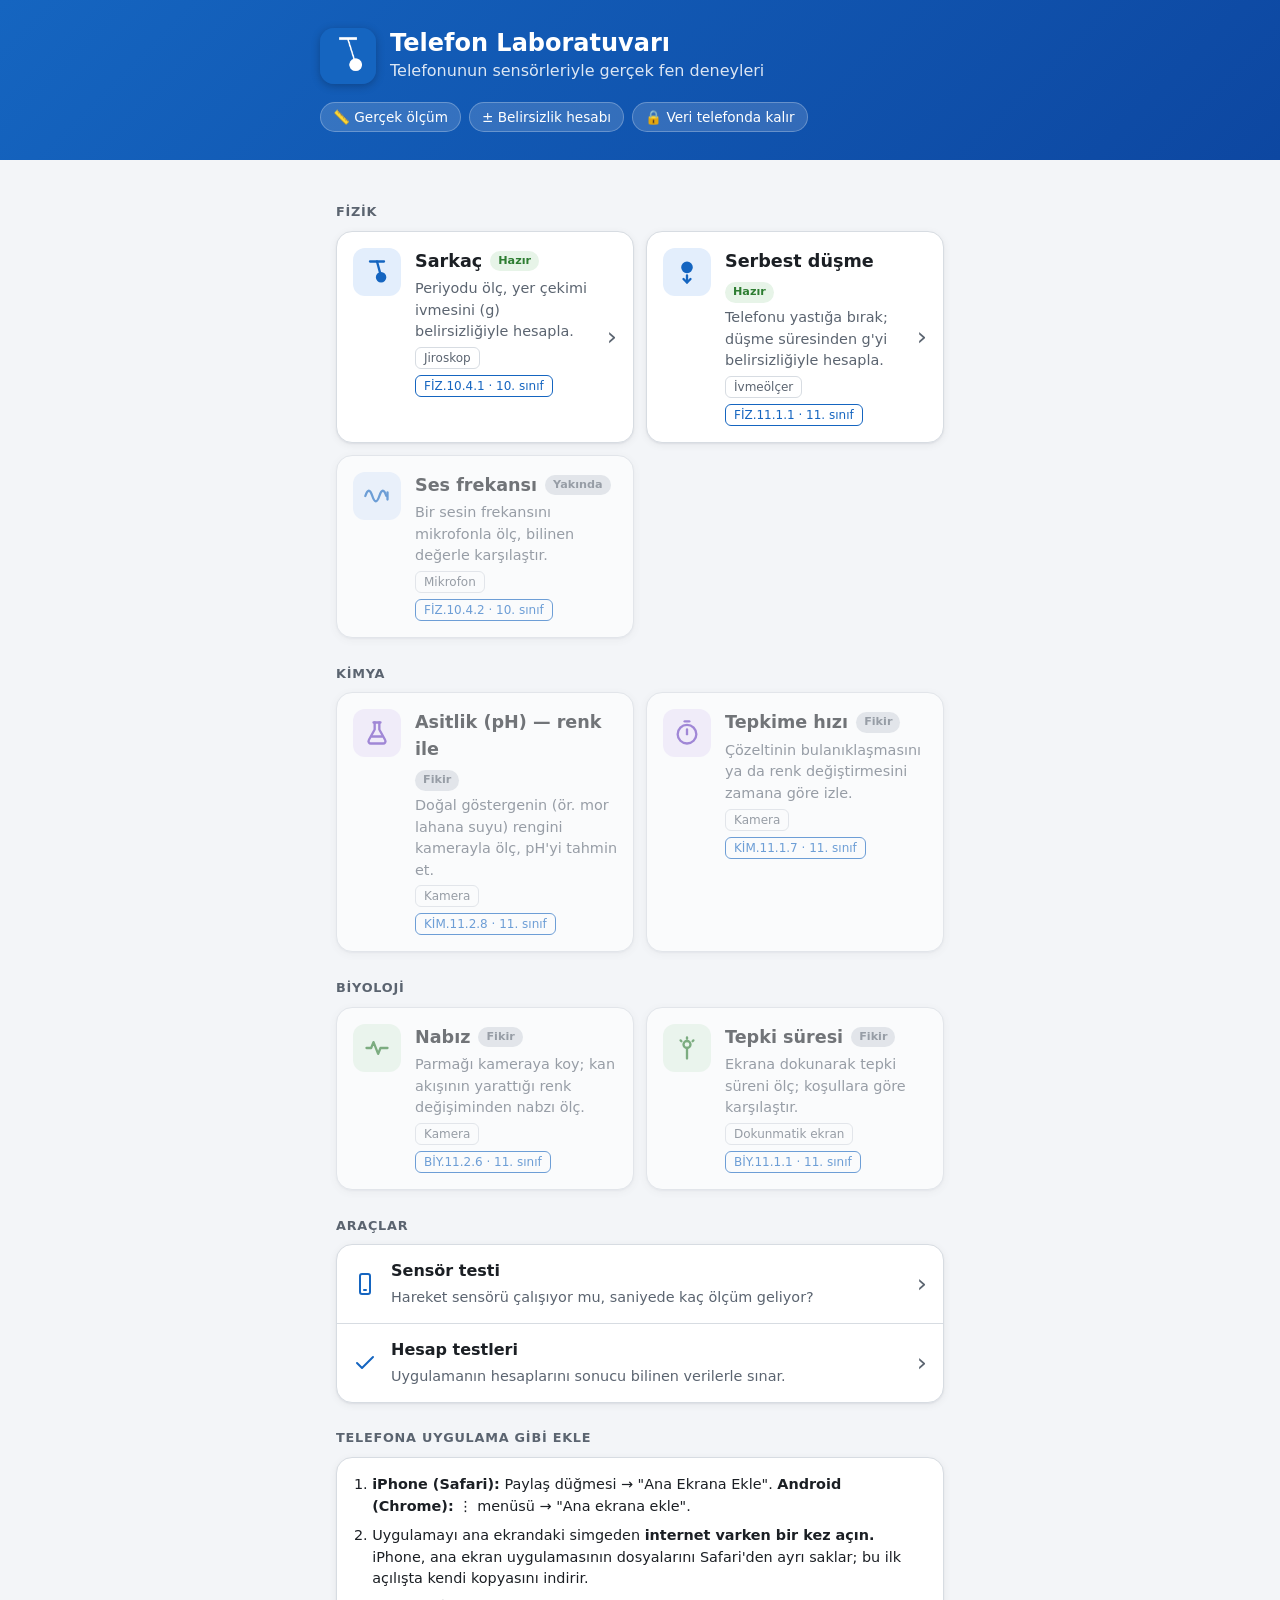
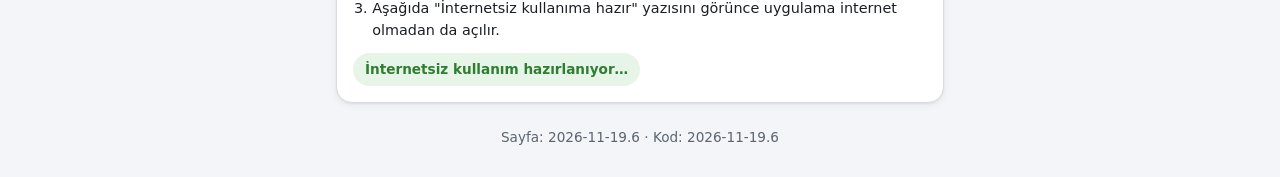
<file: index.html>
<!doctype html>
<html lang="tr">
<head>
  <meta charset="utf-8">
  <meta name="viewport" content="width=device-width, initial-scale=1, viewport-fit=cover">
  <title>Telefon Laboratuvarı</title>
  <!-- Uygulama (PWA) bilgileri: ana ekrana ekleme, simge, renk -->
  <link rel="manifest" href="manifest.webmanifest">
  <meta name="theme-color" content="#1565c0">
  <link rel="icon" href="ikonlar/ikon-192.png">
  <link rel="apple-touch-icon" href="ikonlar/ikon-180.png">
  <meta name="apple-mobile-web-app-title" content="Telefon Lab">
  <meta name="apple-mobile-web-app-capable" content="yes">
  <link rel="stylesheet" href="css/stil.css">
</head>
<body class="ana-sayfa">
  <!-- Üst bölüm: uygulama simgesi, adı ve kısa tanıtım -->
  <header class="kahraman">
    <div class="kahraman-ic">
      <img class="kahraman-ikon" src="ikonlar/ikon-192.png" alt="" width="56" height="56">
      <div>
        <h1>Telefon Laboratuvarı</h1>
        <p>Telefonunun sensörleriyle gerçek fen deneyleri</p>
      </div>
    </div>
    <ul class="ozellikler" aria-label="Uygulamanın özellikleri">
      <li>📏 Gerçek ölçüm</li>
      <li>± Belirsizlik hesabı</li>
      <li>🔒 Veri telefonda kalır</li>
    </ul>
  </header>

  <main>
    <!-- Deneyler derslere göre gruplu. Renk dersi gösterir: fizik mavi, kimya mor, biyoloji yeşil.
         Rozetler: "Hazır" (kullanılabilir), "Yakında" (yapılacağı kesin), "Fikir" (önce çalışabilirliği sınanacak). -->
    <h2 class="bolum-basligi">Fizik</h2>
    <div class="kartlar">
      <!-- Hazır deney: kartın tamamı bağlantı -->
      <a class="kart" href="sarkac.html">
        <span class="kart-ikon ikon-mavi" aria-hidden="true">
          <!-- Sarkaç simgesi -->
          <svg viewBox="0 0 24 24"><path d="M6 3h12" /><path d="M12 3l3 11" /><circle cx="15.5" cy="16.5" r="3.5" class="dolu" /></svg>
        </span>
        <span class="kart-metin">
          <span class="kart-baslik">Sarkaç <span class="rozet rozet-hazir">Hazır</span></span>
          <span class="kart-aciklama">Periyodu ölç, yer çekimi ivmesini (g) belirsizliğiyle hesapla.</span>
          <span class="kart-etiketler"><span class="kart-sensor">Jiroskop</span><span class="kart-kazanim" title="MEB Maarif Modeli öğrenme çıktısı">FİZ.10.4.1 · 10. sınıf</span></span>
        </span>
        <span class="kart-ok" aria-hidden="true">›</span>
      </a>

      <a class="kart" href="serbest-dusme.html">
        <span class="kart-ikon ikon-mavi" aria-hidden="true">
          <!-- Düşen top simgesi -->
          <svg viewBox="0 0 24 24"><circle cx="12" cy="8" r="4" class="dolu" /><path d="M12 15v6" /><path d="M9 18l3 3 3-3" /></svg>
        </span>
        <span class="kart-metin">
          <span class="kart-baslik">Serbest düşme <span class="rozet rozet-hazir">Hazır</span></span>
          <span class="kart-aciklama">Telefonu yastığa bırak; düşme süresinden g'yi belirsizliğiyle hesapla.</span>
          <span class="kart-etiketler"><span class="kart-sensor">İvmeölçer</span><span class="kart-kazanim" title="MEB Maarif Modeli öğrenme çıktısı">FİZ.11.1.1 · 11. sınıf</span></span>
        </span>
        <span class="kart-ok" aria-hidden="true">›</span>
      </a>

      <!-- Henüz hazır olmayan deneyler: bağlantı değil -->
      <div class="kart kart-pasif" aria-disabled="true">
        <span class="kart-ikon ikon-mavi" aria-hidden="true">
          <!-- Ses dalgası simgesi -->
          <svg viewBox="0 0 24 24"><path d="M2 12c2-6 4-6 6 0s4 6 6 0 4-6 6 0" /><path d="M21 9v6" /></svg>
        </span>
        <span class="kart-metin">
          <span class="kart-baslik">Ses frekansı <span class="rozet">Yakında</span></span>
          <span class="kart-aciklama">Bir sesin frekansını mikrofonla ölç, bilinen değerle karşılaştır.</span>
          <span class="kart-etiketler"><span class="kart-sensor">Mikrofon</span><span class="kart-kazanim" title="MEB Maarif Modeli öğrenme çıktısı">FİZ.10.4.2 · 10. sınıf</span></span>
        </span>
      </div>

    </div>

    <h2 class="bolum-basligi">Kimya</h2>
    <div class="kartlar">
      <div class="kart kart-pasif" aria-disabled="true">
        <span class="kart-ikon ikon-mor" aria-hidden="true">
          <!-- Deney şişesi simgesi -->
          <svg viewBox="0 0 24 24"><path d="M9 3h6" /><path d="M10 3v6l-5 9a2 2 0 0 0 2 3h10a2 2 0 0 0 2-3l-5-9V3" /><path d="M7.5 15h9" /></svg>
        </span>
        <span class="kart-metin">
          <span class="kart-baslik">Asitlik (pH) — renk ile <span class="rozet">Fikir</span></span>
          <span class="kart-aciklama">Doğal göstergenin (ör. mor lahana suyu) rengini kamerayla ölç, pH'yi tahmin et.</span>
          <span class="kart-etiketler"><span class="kart-sensor">Kamera</span><span class="kart-kazanim" title="MEB Maarif Modeli öğrenme çıktısı">KİM.11.2.8 · 11. sınıf</span></span>
        </span>
      </div>
      <div class="kart kart-pasif" aria-disabled="true">
        <span class="kart-ikon ikon-mor" aria-hidden="true">
          <!-- Kronometre simgesi -->
          <svg viewBox="0 0 24 24"><circle cx="12" cy="13" r="8" /><path d="M12 13V9" /><path d="M10 2h4" /></svg>
        </span>
        <span class="kart-metin">
          <span class="kart-baslik">Tepkime hızı <span class="rozet">Fikir</span></span>
          <span class="kart-aciklama">Çözeltinin bulanıklaşmasını ya da renk değiştirmesini zamana göre izle.</span>
          <span class="kart-etiketler"><span class="kart-sensor">Kamera</span><span class="kart-kazanim" title="MEB Maarif Modeli öğrenme çıktısı">KİM.11.1.7 · 11. sınıf</span></span>
        </span>
      </div>
    </div>

    <h2 class="bolum-basligi">Biyoloji</h2>
    <div class="kartlar">
      <div class="kart kart-pasif" aria-disabled="true">
        <span class="kart-ikon ikon-yesil" aria-hidden="true">
          <!-- Kalp ritmi simgesi -->
          <svg viewBox="0 0 24 24"><path d="M3 12h4l2-5 4 10 2-5h6" /></svg>
        </span>
        <span class="kart-metin">
          <span class="kart-baslik">Nabız <span class="rozet">Fikir</span></span>
          <span class="kart-aciklama">Parmağı kameraya koy; kan akışının yarattığı renk değişiminden nabzı ölç.</span>
          <span class="kart-etiketler"><span class="kart-sensor">Kamera</span><span class="kart-kazanim" title="MEB Maarif Modeli öğrenme çıktısı">BİY.11.2.6 · 11. sınıf</span></span>
        </span>
      </div>
      <div class="kart kart-pasif" aria-disabled="true">
        <span class="kart-ikon ikon-yesil" aria-hidden="true">
          <!-- Dokunma simgesi -->
          <svg viewBox="0 0 24 24"><circle cx="12" cy="9" r="3" /><path d="M12 3v1" /><path d="M6.5 5.5l.7.7" /><path d="M17.5 5.5l-.7.7" /><path d="M12 12v9" /></svg>
        </span>
        <span class="kart-metin">
          <span class="kart-baslik">Tepki süresi <span class="rozet">Fikir</span></span>
          <span class="kart-aciklama">Ekrana dokunarak tepki süreni ölç; koşullara göre karşılaştır.</span>
          <span class="kart-etiketler"><span class="kart-sensor">Dokunmatik ekran</span><span class="kart-kazanim" title="MEB Maarif Modeli öğrenme çıktısı">BİY.11.1.1 · 11. sınıf</span></span>
        </span>
      </div>
    </div>

    <h2 class="bolum-basligi">Araçlar</h2>
    <div class="liste-kutusu">
      <a class="liste-satiri" href="sensor-testi.html">
        <span class="liste-ikon" aria-hidden="true">
          <svg viewBox="0 0 24 24"><rect x="7" y="2" width="10" height="20" rx="2" /><path d="M11 18h2" /></svg>
        </span>
        <span class="kart-metin">
          <span class="liste-baslik">Sensör testi</span>
          <span class="kart-aciklama">Hareket sensörü çalışıyor mu, saniyede kaç ölçüm geliyor?</span>
        </span>
        <span class="kart-ok" aria-hidden="true">›</span>
      </a>
      <a class="liste-satiri" href="testler/index.html">
        <span class="liste-ikon" aria-hidden="true">
          <svg viewBox="0 0 24 24"><path d="M4 12l5 5L20 6" /></svg>
        </span>
        <span class="kart-metin">
          <span class="liste-baslik">Hesap testleri</span>
          <span class="kart-aciklama">Uygulamanın hesaplarını sonucu bilinen verilerle sınar.</span>
        </span>
        <span class="kart-ok" aria-hidden="true">›</span>
      </a>
    </div>

    <h2 class="bolum-basligi">Telefona uygulama gibi ekle</h2>
    <div class="bilgi-kutusu">
      <ol class="adimlar">
        <li><strong>iPhone (Safari):</strong> Paylaş düğmesi → "Ana Ekrana Ekle".
          <strong>Android (Chrome):</strong> ⋮ menüsü → "Ana ekrana ekle".</li>
        <li>Uygulamayı ana ekrandaki simgeden <strong>internet varken bir kez açın.</strong>
          iPhone, ana ekran uygulamasının dosyalarını Safari'den ayrı saklar; bu ilk açılışta kendi kopyasını indirir.</li>
        <li>Aşağıda "İnternetsiz kullanıma hazır" yazısını görünce uygulama internet olmadan da açılır.</li>
      </ol>
      <p id="cevrimdisiDurum" class="durum-hapi"></p>
    </div>

    <p id="surum" class="kucuk surum">Sayfa: 2026-11-19.6</p>
  </main>

  <script type="module" src="js/sayfalar/ana-sayfa.js"></script>
</body>
</html>
</file>
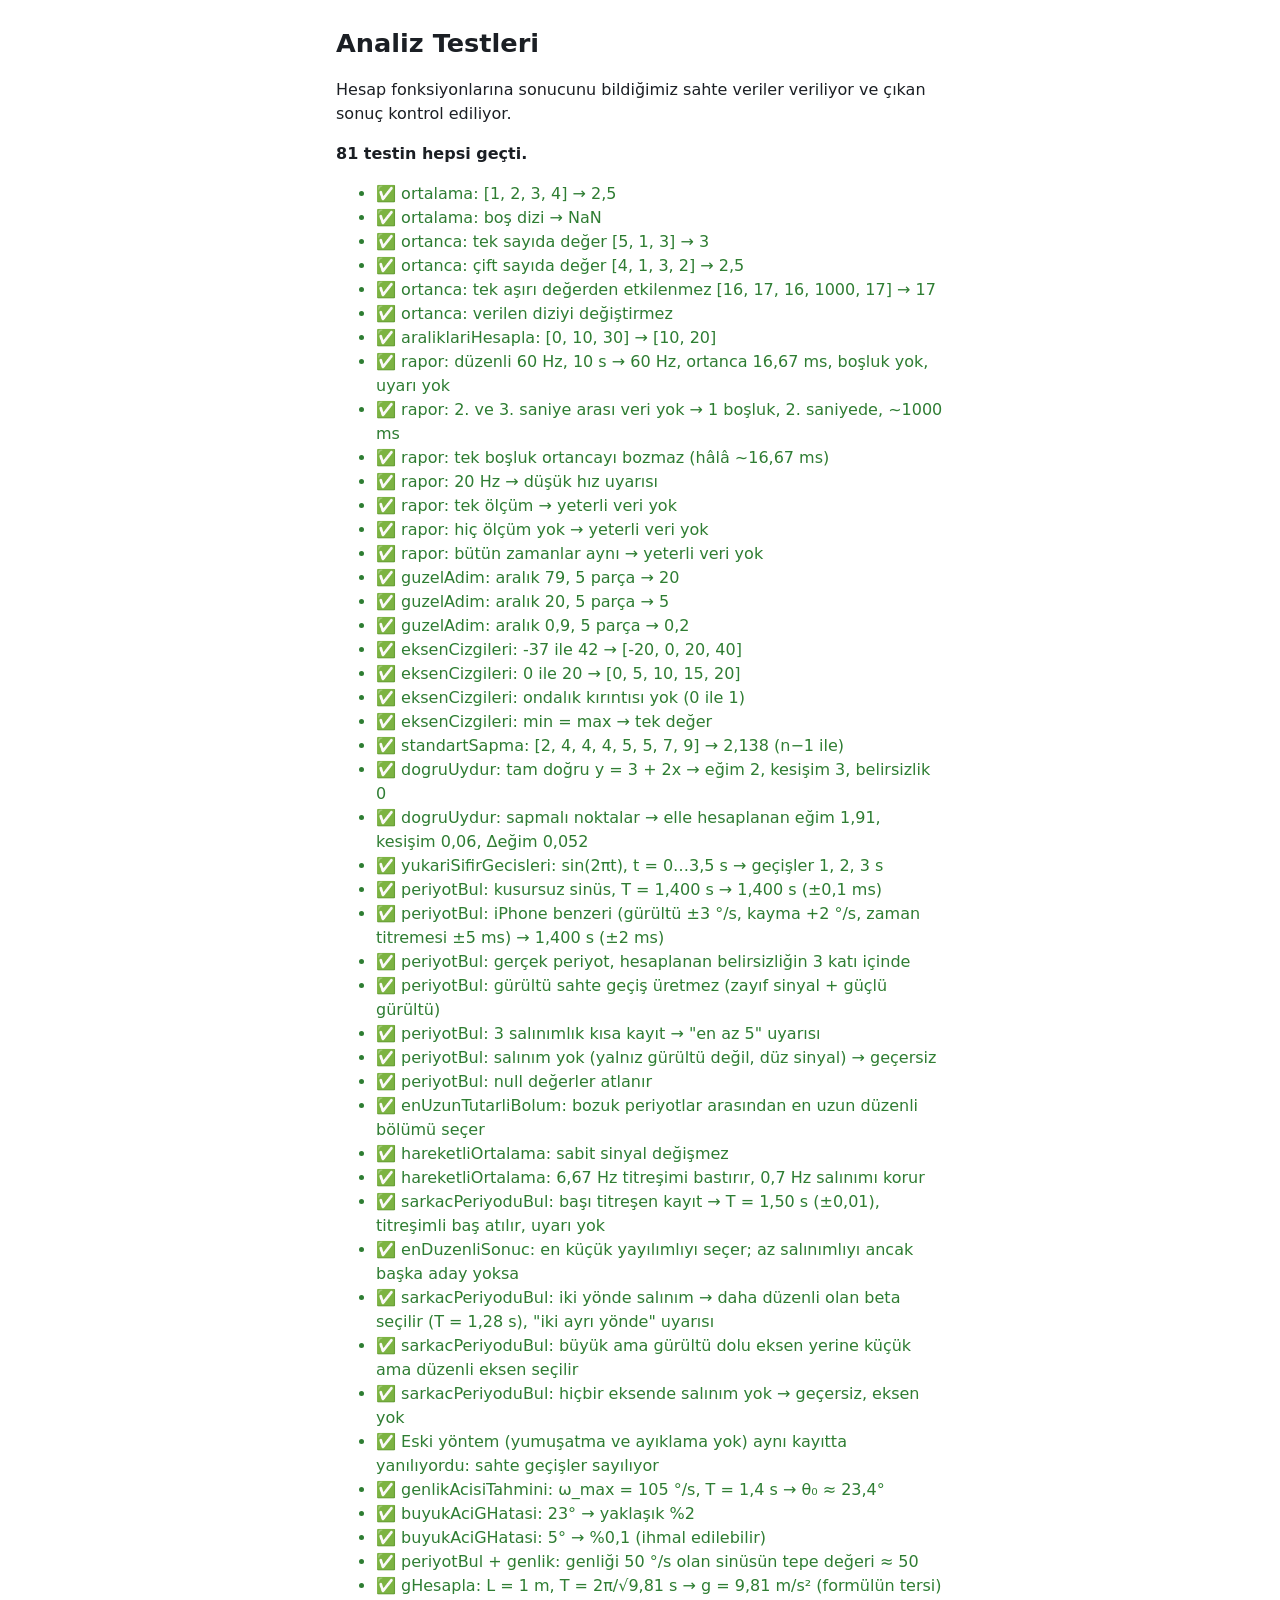
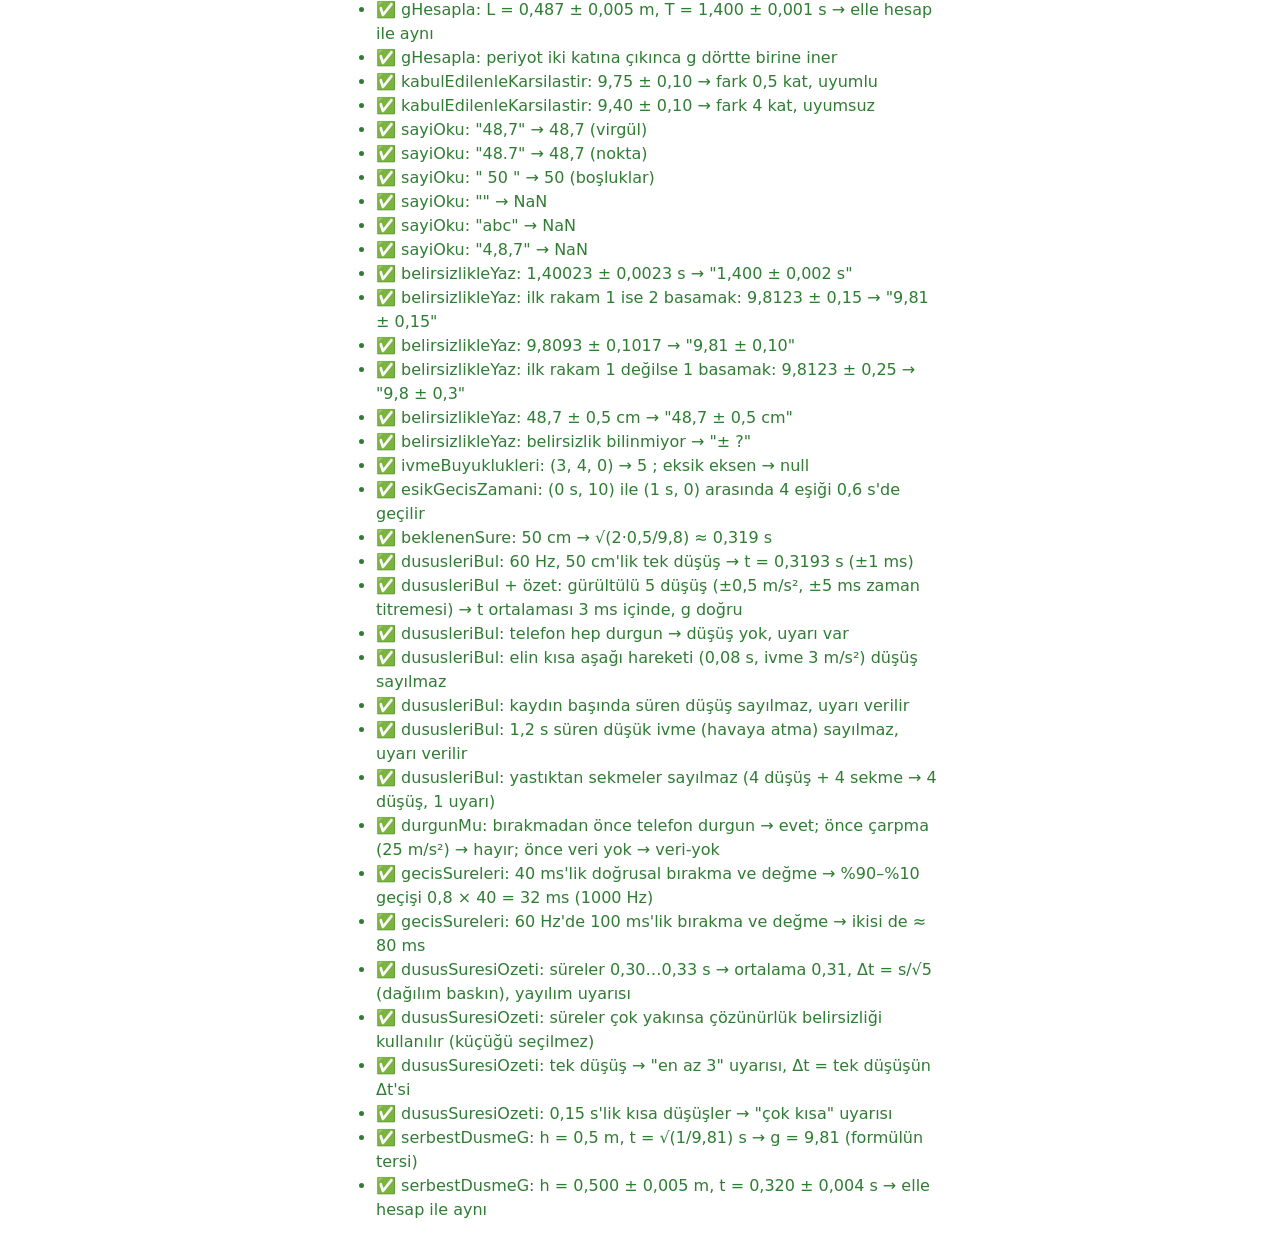
<file: testler/index.html>
<!doctype html>
<html lang="tr">
<head>
  <meta charset="utf-8">
  <meta name="viewport" content="width=device-width, initial-scale=1">
  <title>Testler — Telefon Laboratuvarı</title>
  <link rel="stylesheet" href="../css/stil.css">
</head>
<body>
  <main>
    <h1>Analiz Testleri</h1>
    <p>Hesap fonksiyonlarına sonucunu bildiğimiz sahte veriler veriliyor ve çıkan sonuç kontrol ediliyor.</p>
    <p id="ozet" class="durum">Çalışıyor…</p>
    <ul id="sonuclar"></ul>
  </main>
  <script type="module" src="testler.js"></script>
</body>
</html>
</file>
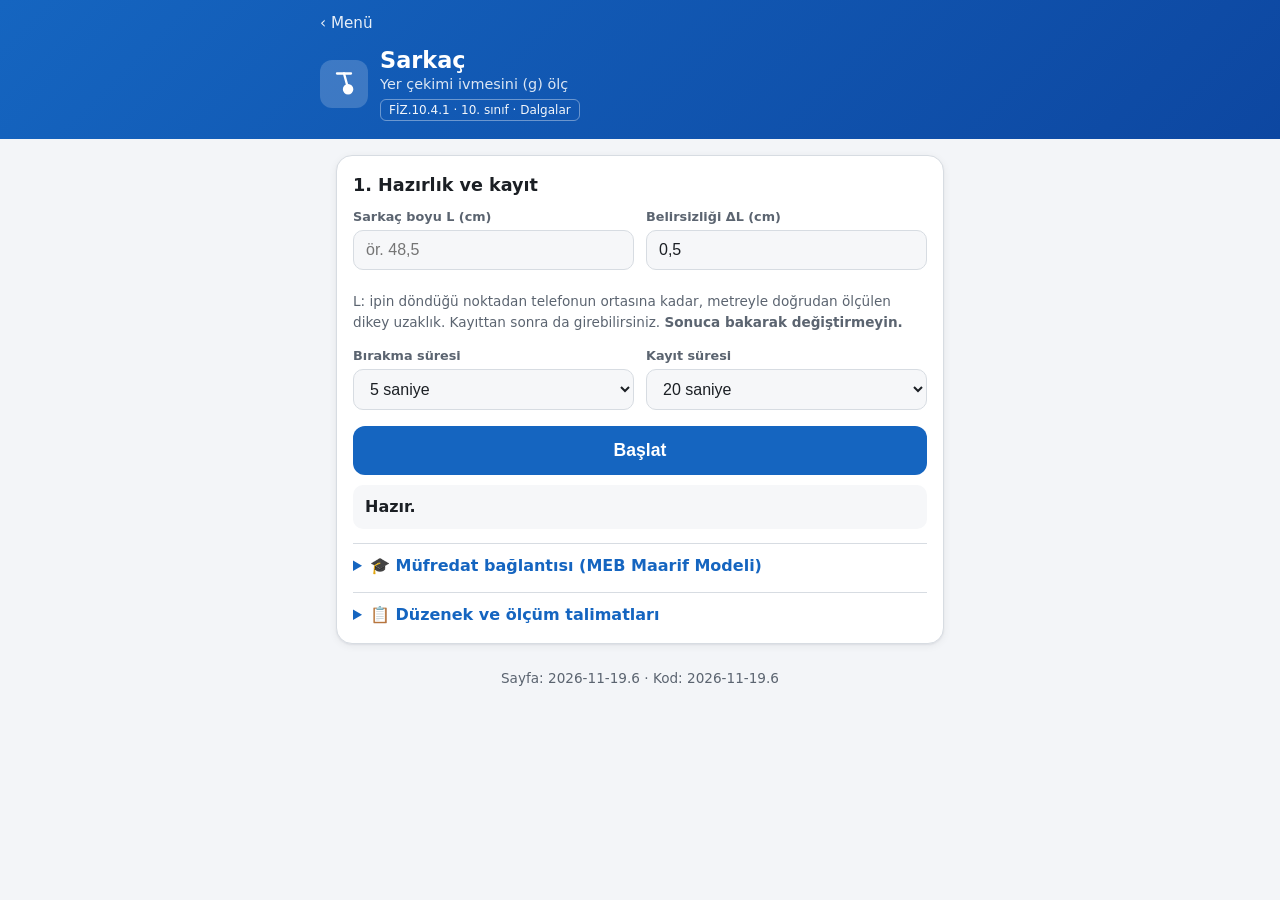
<file: sarkac.html>
<!doctype html>
<html lang="tr">
<head>
  <meta charset="utf-8">
  <meta name="viewport" content="width=device-width, initial-scale=1, viewport-fit=cover">
  <title>Sarkaç Deneyi — Telefon Laboratuvarı</title>
  <link rel="manifest" href="manifest.webmanifest">
  <meta name="theme-color" content="#1565c0">
  <link rel="icon" href="ikonlar/ikon-192.png">
  <link rel="apple-touch-icon" href="ikonlar/ikon-180.png">
  <link rel="stylesheet" href="css/stil.css">
</head>
<body class="uygulama-sayfasi">
  <!-- Üst şerit: geri dönüş ve sayfa başlığı -->
  <header class="ust-serit">
    <div class="ust-serit-ic">
      <a class="geri-dugmesi" href="./" aria-label="Ana menüye dön">‹ Menü</a>
      <span class="kart-ikon ikon-beyaz" aria-hidden="true">
        <svg viewBox="0 0 24 24"><path d="M6 3h12" /><path d="M12 3l3 11" /><circle cx="15.5" cy="16.5" r="3.5" class="dolu" /></svg>
      </span>
      <div>
        <h1>Sarkaç</h1>
        <p>Yer çekimi ivmesini (g) ölç</p>
        <p class="ust-kazanim">FİZ.10.4.1 · 10. sınıf · Dalgalar</p>
      </div>
    </div>
  </header>

  <main>
    <!-- 1. Hazırlık ve kayıt -->
    <section class="kart-bolum">
      <h2>1. Hazırlık ve kayıt</h2>

      <div class="alan-satiri">
        <label class="alan">
          <span class="alan-etiketi">Sarkaç boyu L (cm)</span>
          <input id="uzunlukGirisi" type="text" inputmode="decimal" placeholder="ör. 48,5">
        </label>
        <label class="alan">
          <span class="alan-etiketi">Belirsizliği ΔL (cm)</span>
          <input id="uzunlukBelirsizligiGirisi" type="text" inputmode="decimal" value="0,5">
        </label>
      </div>
      <p class="kucuk">L: ipin döndüğü noktadan telefonun ortasına kadar, metreyle doğrudan ölçülen dikey uzaklık.
        Kayıttan sonra da girebilirsiniz. <strong>Sonuca bakarak değiştirmeyin.</strong></p>

      <div class="alan-satiri">
        <label class="alan">
          <span class="alan-etiketi">Bırakma süresi</span>
          <select id="hazirlikSecimi">
            <option value="3">3 saniye</option>
            <option value="5" selected>5 saniye</option>
            <option value="10">10 saniye</option>
          </select>
        </label>
        <label class="alan">
          <span class="alan-etiketi">Kayıt süresi</span>
          <select id="sureSecimi">
            <option value="10">10 saniye</option>
            <option value="20" selected>20 saniye</option>
            <option value="30">30 saniye</option>
          </select>
        </label>
      </div>

      <button id="kayitButonu" class="ana-dugme" type="button">Başlat</button>
      <p id="durumMesaji" class="durum durum-kutusu">Hazır.</p>

      <details class="talimat">
        <summary>🎓 Müfredat bağlantısı (MEB Maarif Modeli)</summary>
        <!-- Kazanım metinleri tymm.meb.gov.tr ünite sayfalarından aynen alındı (bkz. docs/MUFREDAT_ARASTIRMASI.md) -->
        <ul class="kucuk">
          <li><strong>FİZ.10.4.1.</strong> Periyodik hareketlere ilişkin deneyimlerini yansıtabilme
            (10. sınıf, Dalgalar). Programın önerdiği etkinliklerde basit sarkaç ve periyot kavramı yer alıyor.</li>
          <li><strong>FİZ.10.4.2.</strong> Dalgaların temel kavramlarına ilişkin operasyonel tanımlama yapabilme —
            b) "Dalgaların temel kavramlarına ilişkin niteliklerin ölçümünü yapar." (periyot)</li>
          <li><strong>İlgili:</strong> FİZ.11.1.1. Serbest düşme hareketi yapan cisimlerin ivmesine yönelik tümevarımsal
            akıl yürütebilme (11. sınıf) — sarkaçla bulunan g, serbest düşme ivmesiyle aynı büyüklüktür.</li>
        </ul>
      </details>

      <details class="talimat">
        <summary>📋 Düzenek ve ölçüm talimatları</summary>
        <h3>Düzenek</h3>
        <ul class="kucuk">
          <li><strong>İpi sabit bir noktaya bağlayın, elle tutmayın.</strong> Kapı kolu, iki sandalye arasına konmuş bir sopa
            veya masa kenarından taşan bantlanmış bir cetvel olabilir. Elle tutulan ip, el kıpırdadıkça sarkacın periyodunu değiştirir.</li>
          <li><strong>Esnemeyen, ince bir ip kullanın</strong> (ayakkabı bağcığı, olta misinası). Şarj kablosu sert ve ağırdır;
            sarkacı basit sarkaç olmaktan çıkarır.</li>
          <li><strong>Telefonu şarj girişinden asmayın.</strong> Telefon giriş etrafında ayrıca sallanır, giriş zarar görebilir
            ve fiş çıkarsa telefon düşer. Telefonu sıkı bir kılıfa ya da bantla ipe sağlam bağlayın; altına yastık koyun.</li>
          <li><strong>L'yi doğrudan ölçün:</strong> metreyi ipin döndüğü noktaya dayayıp telefonun ortasına kadar.</li>
        </ul>
        <h3>Ölçüm</h3>
        <ol class="kucuk">
          <li>"Başlat"a basın, telefonu ipe asın ve küçük bir açıyla (10°'den az, birkaç santim yana çekmek yeter) bırakın.</li>
          <li>Bırakma süresi dolunca kayıt kendiliğinden başlar; böylece elinizin hareketi ölçüme girmez.</li>
          <li>Kayıt sırasında ekranı kilitlemeyin; telefon arka plandayken tarayıcı sensör verisi göndermez.</li>
        </ol>
      </details>
    </section>

    <!-- 2. Sonuç: kayıt bitince doldurulur -->
    <section id="gBolumu" class="kart-bolum sonuc-karti" hidden>
      <h2>2. Yer çekimi ivmesi</h2>
      <p id="gDurum" class="rozet" hidden></p>
      <p id="gSonuc" class="sonuc buyuk-sonuc"></p>
      <table>
        <tr><th>Sarkaç boyu L</th><td id="gUzunluk"></td></tr>
        <tr><th>Periyot T</th><td id="gPeriyot"></td></tr>
        <tr><th>Belirsizliğin kaynağı</th><td id="gKaynak"></td></tr>
        <tr><th>Kabul edilen değerle fark</th><td id="gFark"></td></tr>
      </table>
      <h3>Bu sonuç ne anlatıyor?</h3>
      <ul id="gAciklama" class="aciklama-listesi"></ul>
    </section>

    <!-- 3. Periyot -->
    <section id="periyotBolumu" class="kart-bolum" hidden>
      <h2>3. Periyot</h2>
      <p id="pSonuc" class="sonuc"></p>
      <table>
        <tr><th>Kullanılan eksen</th><td id="pEksen"></td></tr>
        <tr><th>Sayılan salınım</th><td id="pSalinim"></td></tr>
        <tr><th>Hesaba katılan bölüm</th><td id="pBolum"></td></tr>
        <tr><th>Tek tek periyotların farkı</th><td id="pYayilim"></td></tr>
        <tr><th>Tahmini bırakma açısı</th><td id="pAci"></td></tr>
      </table>
      <h3>Uyarılar</h3>
      <ul id="pUyarilar" class="aciklama-listesi"></ul>
      <h3>Eksenlere göre</h3>
      <p class="kucuk">Her dönme ekseni için periyot ayrı bulunur; tek tek periyotları birbirine en yakın olan
        (en düzenli salınan) eksen kullanılır. İki eksende farklı periyot görüyorsanız telefon iki yönde sallanmıştır.</p>
      <table>
        <thead><tr><th>Eksen</th><th>Periyot</th><th>Periyot farkı</th><th>Salınım</th></tr></thead>
        <tbody id="pEksenTablosu"></tbody>
      </table>
      <details class="talimat">
        <summary>Periyot nasıl hesaplandı?</summary>
        <p class="kucuk">Uygulama önce hızlı titreşimleri bastırmak için sinyali yumuşatır (her noktayı çevresindeki 0,15 saniyenin
          ortalamasıyla değiştirir). Her dönme ekseni için aşağıdakileri ayrı ayrı yapar ve en düzenli salınan ekseni
          kullanır. Sinyalin aşağıdan yukarı sıfırı geçtiği anları bulur (grafikteki kesikli çizgiler); her periyotta bir
          geçiş olur. Diğerlerinden çok farklı (%20'den fazla) periyotlar düzensiz sayılır; yalnızca düzenli salınımın en uzun
          kesintisiz bölümü kullanılır. Geçiş anları sıra numarasına (0, 1, 2, …) karşı bir doğru oluşturur: tₖ = t₀ + k·T.
          Bu noktalara en uygun doğru çizilir; doğrunun eğimi periyottur. Noktalar doğrudan ne kadar saparsa periyodun
          belirsizliği o kadar büyük çıkar.</p>
      </details>
    </section>

    <!-- 4. Grafik -->
    <section id="grafikBolumu" class="kart-bolum" hidden>
      <h2>4. Sinyal grafiği</h2>
      <label class="alan">
        <span class="alan-etiketi">Gösterilen sinyal</span>
        <select id="sinyalSecimi">
          <option value="donme" selected>Dönme hızı (jiroskop)</option>
          <option value="ivme">İvme (yer çekimi dahil)</option>
        </select>
      </label>
      <canvas id="grafik" class="grafik"></canvas>
      <p id="grafikAciklamasi" class="aciklama"></p>
      <p class="kucuk">Kesikli dikey çizgiler, periyot hesabında kullanılan sıfır geçişleridir.
        Ardışık iki çizgi arası bir periyottur.</p>
    </section>

    <!-- 5. Örnekleme raporu (teknik ayrıntı; varsayılan olarak kapalı) -->
    <section id="raporBolumu" class="kart-bolum" hidden>
      <details>
        <summary><h2 class="ozet-basligi">5. Örnekleme raporu</h2></summary>
        <table>
          <tr><th>Ölçüm sayısı</th><td id="rOrnekSayisi"></td></tr>
          <tr><th>Kayıt süresi</th><td id="rSure"></td></tr>
          <tr><th>Ortalama hız</th><td id="rHiz"></td></tr>
          <tr><th>Ortanca aralık</th><td id="rOrtanca"></td></tr>
          <tr><th>En kısa / en uzun aralık</th><td id="rEnKisaUzun"></td></tr>
          <tr><th>Uzun boşluk sayısı</th><td id="rBoslukSayisi"></td></tr>
          <tr><th>Jiroskop verisi</th><td id="rJiroskop"></td></tr>
        </table>
        <h3>Uyarılar</h3>
        <ul id="rUyarilar" class="aciklama-listesi"></ul>
        <h3>Uzun boşluklar</h3>
        <ul id="rBosluklar" class="aciklama-listesi"></ul>
      </details>
    </section>

    <!-- Hangi sürümün çalıştığını gösterir; ikisi farklıysa sayfayı yenileyin (bkz. js/surum.js) -->
    <p id="surum" class="kucuk surum">Sayfa: 2026-11-19.6</p>
  </main>

  <script type="module" src="js/sayfalar/sarkac-sayfa.js"></script>
</body>
</html>
</file>
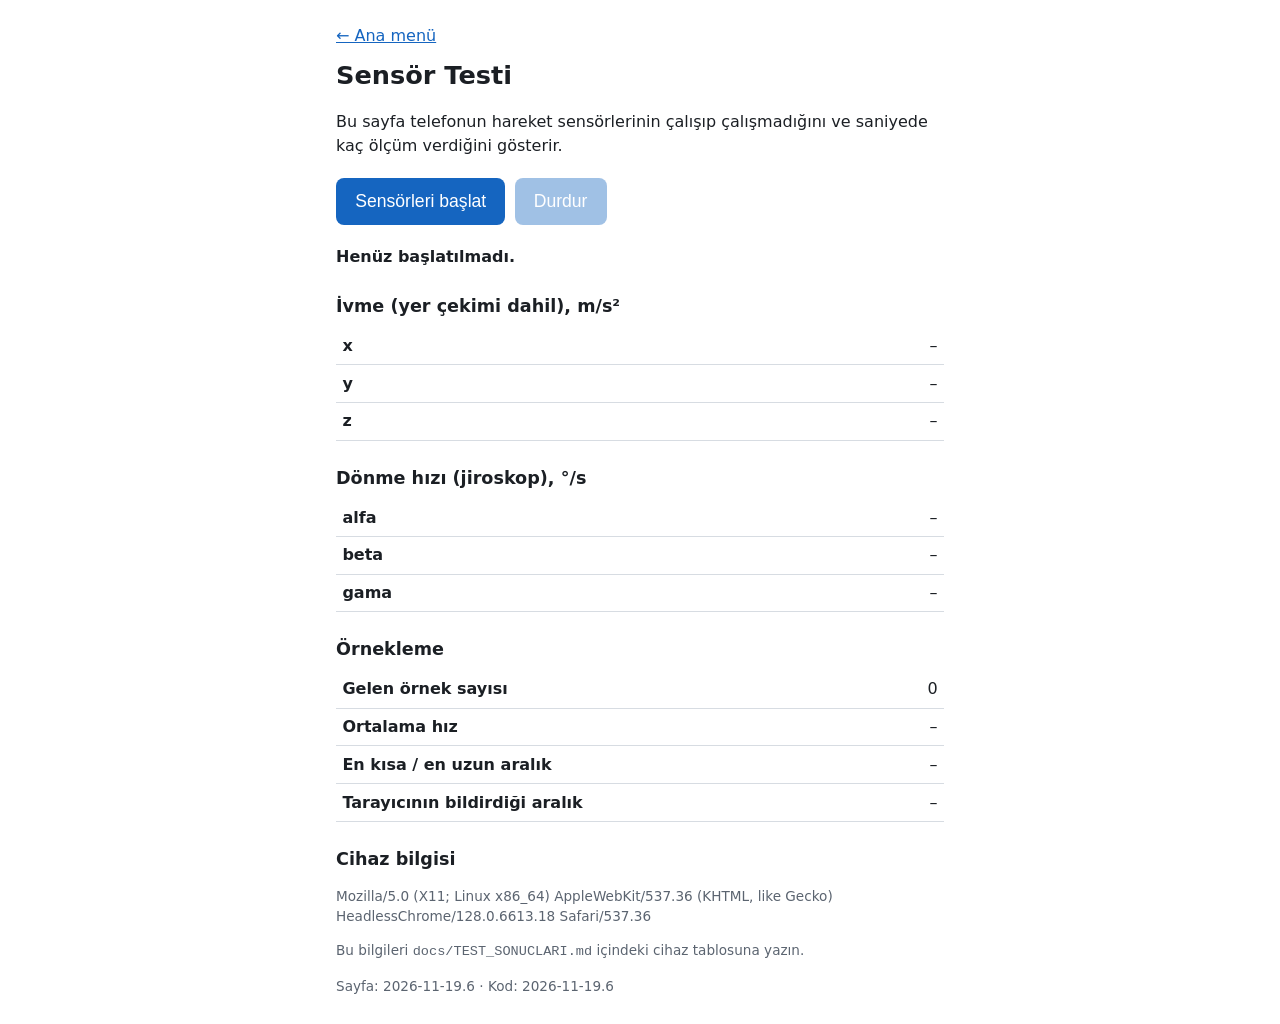
<file: sensor-testi.html>
<!doctype html>
<html lang="tr">
<head>
  <meta charset="utf-8">
  <meta name="viewport" content="width=device-width, initial-scale=1">
  <title>Sensör Testi — Telefon Laboratuvarı</title>
  <link rel="manifest" href="manifest.webmanifest">
  <meta name="theme-color" content="#1565c0">
  <link rel="icon" href="ikonlar/ikon-192.png">
  <link rel="apple-touch-icon" href="ikonlar/ikon-180.png">
  <link rel="stylesheet" href="css/stil.css">
</head>
<body>
  <main>
    <a class="geri" href="./">← Ana menü</a>
    <h1>Sensör Testi</h1>
    <p>Bu sayfa telefonun hareket sensörlerinin çalışıp çalışmadığını ve saniyede kaç ölçüm verdiğini gösterir.</p>

    <button id="baslatButonu" type="button">Sensörleri başlat</button>
    <button id="durdurButonu" type="button" disabled>Durdur</button>

    <!-- Durum ve hata mesajları buraya yazılır -->
    <p id="durumMesaji" class="durum">Henüz başlatılmadı.</p>

    <section>
      <h2>İvme (yer çekimi dahil), m/s²</h2>
      <table>
        <tr><th>x</th><td id="ax">–</td></tr>
        <tr><th>y</th><td id="ay">–</td></tr>
        <tr><th>z</th><td id="az">–</td></tr>
      </table>
    </section>

    <section>
      <h2>Dönme hızı (jiroskop), °/s</h2>
      <table>
        <tr><th>alfa</th><td id="donmeAlfa">–</td></tr>
        <tr><th>beta</th><td id="donmeBeta">–</td></tr>
        <tr><th>gama</th><td id="donmeGama">–</td></tr>
      </table>
    </section>

    <section>
      <h2>Örnekleme</h2>
      <table>
        <tr><th>Gelen örnek sayısı</th><td id="ornekSayisi">0</td></tr>
        <tr><th>Ortalama hız</th><td id="ortalamaHiz">–</td></tr>
        <tr><th>En kısa / en uzun aralık</th><td id="aralikler">–</td></tr>
        <tr><th>Tarayıcının bildirdiği aralık</th><td id="bildirilenAralik">–</td></tr>
      </table>
    </section>

    <section>
      <h2>Cihaz bilgisi</h2>
      <p id="cihazBilgisi" class="kucuk"></p>
      <p class="kucuk">Bu bilgileri <code>docs/TEST_SONUCLARI.md</code> içindeki cihaz tablosuna yazın.</p>
    </section>

    <p id="surum" class="kucuk">Sayfa: 2026-11-19.6</p>
  </main>

  <script type="module" src="js/sayfalar/sensor-testi-sayfa.js"></script>
</body>
</html>
</file>
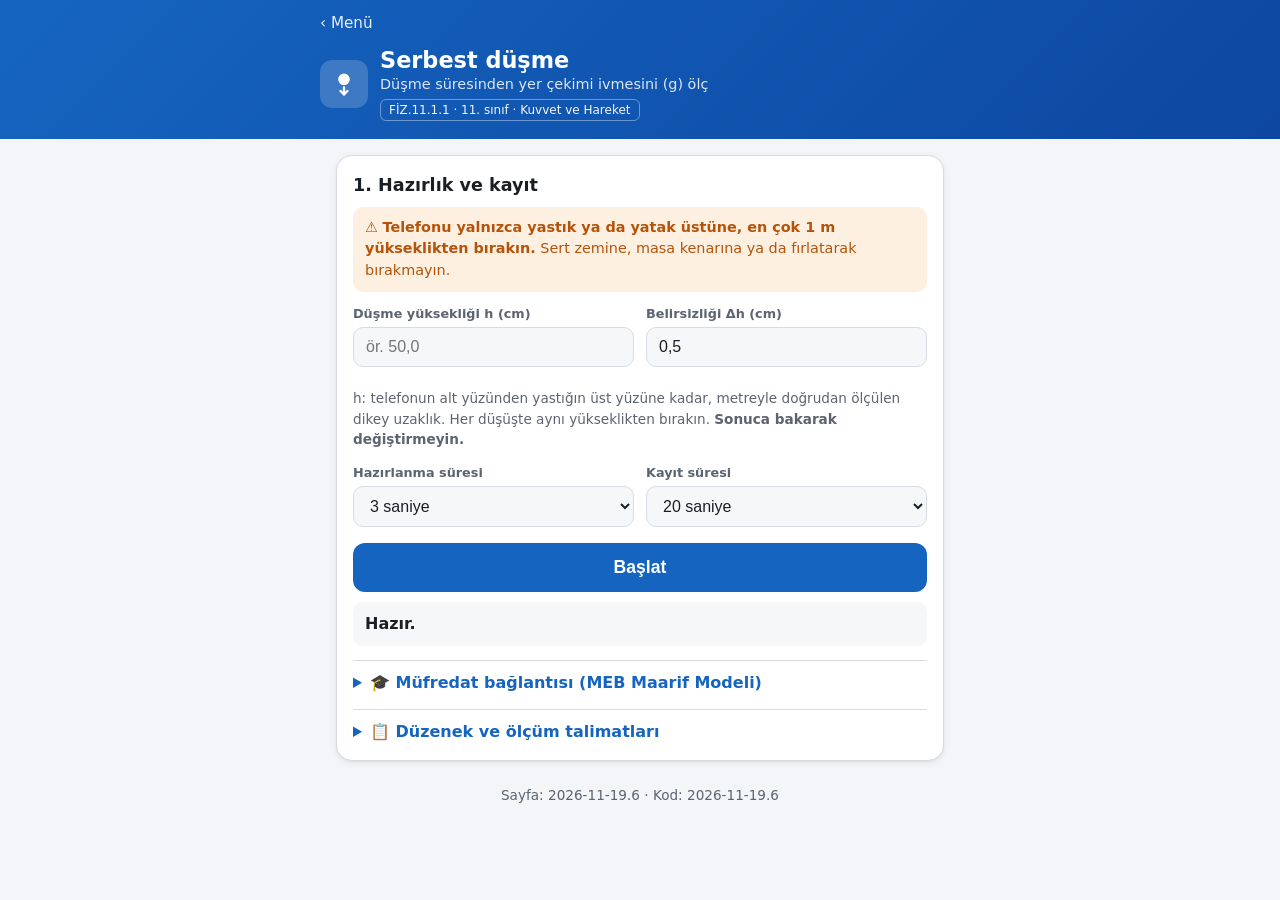
<file: serbest-dusme.html>
<!doctype html>
<html lang="tr">
<head>
  <meta charset="utf-8">
  <meta name="viewport" content="width=device-width, initial-scale=1, viewport-fit=cover">
  <title>Serbest Düşme Deneyi — Telefon Laboratuvarı</title>
  <link rel="manifest" href="manifest.webmanifest">
  <meta name="theme-color" content="#1565c0">
  <link rel="icon" href="ikonlar/ikon-192.png">
  <link rel="apple-touch-icon" href="ikonlar/ikon-180.png">
  <link rel="stylesheet" href="css/stil.css">
</head>
<body class="uygulama-sayfasi">
  <!-- Üst şerit: geri dönüş ve sayfa başlığı -->
  <header class="ust-serit">
    <div class="ust-serit-ic">
      <a class="geri-dugmesi" href="./" aria-label="Ana menüye dön">‹ Menü</a>
      <span class="kart-ikon ikon-beyaz" aria-hidden="true">
        <svg viewBox="0 0 24 24"><circle cx="12" cy="8" r="4" class="dolu" /><path d="M12 15v6" /><path d="M9 18l3 3 3-3" /></svg>
      </span>
      <div>
        <h1>Serbest düşme</h1>
        <p>Düşme süresinden yer çekimi ivmesini (g) ölç</p>
        <p class="ust-kazanim">FİZ.11.1.1 · 11. sınıf · Kuvvet ve Hareket</p>
      </div>
    </div>
  </header>

  <main>
    <!-- 1. Hazırlık ve kayıt -->
    <section class="kart-bolum">
      <h2>1. Hazırlık ve kayıt</h2>

      <p class="uyari-kutusu">⚠ <strong>Telefonu yalnızca yastık ya da yatak üstüne, en çok 1 m yükseklikten bırakın.</strong>
        Sert zemine, masa kenarına ya da fırlatarak bırakmayın.</p>

      <div class="alan-satiri">
        <label class="alan">
          <span class="alan-etiketi">Düşme yüksekliği h (cm)</span>
          <input id="yukseklikGirisi" type="text" inputmode="decimal" placeholder="ör. 50,0">
        </label>
        <label class="alan">
          <span class="alan-etiketi">Belirsizliği Δh (cm)</span>
          <input id="yukseklikBelirsizligiGirisi" type="text" inputmode="decimal" value="0,5">
        </label>
      </div>
      <p class="kucuk">h: telefonun alt yüzünden yastığın üst yüzüne kadar, metreyle doğrudan ölçülen dikey uzaklık.
        Her düşüşte aynı yükseklikten bırakın. <strong>Sonuca bakarak değiştirmeyin.</strong></p>

      <div class="alan-satiri">
        <label class="alan">
          <span class="alan-etiketi">Hazırlanma süresi</span>
          <select id="hazirlikSecimi">
            <option value="3" selected>3 saniye</option>
            <option value="5">5 saniye</option>
          </select>
        </label>
        <label class="alan">
          <span class="alan-etiketi">Kayıt süresi</span>
          <select id="sureSecimi">
            <option value="15">15 saniye</option>
            <option value="20" selected>20 saniye</option>
            <option value="30">30 saniye</option>
          </select>
        </label>
      </div>

      <button id="kayitButonu" class="ana-dugme" type="button">Başlat</button>
      <p id="durumMesaji" class="durum durum-kutusu">Hazır.</p>

      <details class="talimat">
        <summary>🎓 Müfredat bağlantısı (MEB Maarif Modeli)</summary>
        <!-- Kazanım metinleri tymm.meb.gov.tr ünite sayfalarından aynen alındı (bkz. docs/MUFREDAT_ARASTIRMASI.md) -->
        <ul class="kucuk">
          <li><strong>FİZ.11.1.1.</strong> Serbest düşme hareketi yapan cisimlerin ivmesine yönelik tümevarımsal
            akıl yürütebilme (11. sınıf).</li>
          <li><strong>FİZ.11.1.2.</strong> Serbest düşme hareketi ile ilgili kanıt kullanabilme (11. sınıf).</li>
          <li>Her düşüş ayrı bir veri olarak tabloya yazılır; birkaç düşüşün ortalamasından g bulunur.</li>
        </ul>
      </details>

      <details class="talimat">
        <summary>📋 Düzenek ve ölçüm talimatları</summary>
        <h3>Düzenek</h3>
        <ul class="kucuk">
          <li><strong>Yastığı yere ya da yatağın üstüne koyun.</strong> Telefon yastığın ortasına düşmeli.</li>
          <li><strong>Yüksekliği seçin:</strong> 40–80 cm iyi bir aralıktır. Çok alçaktan (20 cm'den az) düşüş çok kısa sürer
            ve belirsizlik büyür; 1 m'den yükseğe çıkmayın.</li>
          <li><strong>h'yi doğrudan ölçün:</strong> metreyi yastığın üst yüzüne dik tutun; telefonun alt yüzü bu yükseklikte olsun.
            Bir arkadaşınızın metreyi tutması, sizin de telefonu her seferinde aynı çizgide tutmanız en kolayıdır.</li>
        </ul>
        <h3>Ölçüm</h3>
        <ol class="kucuk">
          <li>"Başlat"a basın. Telefonu ekranı yukarı bakacak şekilde, düz (yatay) tutun.</li>
          <li>Kayıt başlayınca telefonu ölçtüğünüz yükseklikte <strong>bir saniye kıpırdatmadan</strong> tutun,
            sonra parmaklarınızı açıp bırakın. İtmeyin, döndürmeyin.</li>
          <li>Telefonu yastıktan alın, aynı yüksekliğe getirin ve tekrar bırakın. 20 saniyede 3–5 düşüş yapılabilir.</li>
          <li>Kayıt sırasında ekranı kilitlemeyin; telefon arka plandayken tarayıcı sensör verisi göndermez.</li>
        </ol>
      </details>
    </section>

    <!-- 2. Sonuç: kayıt bitince doldurulur -->
    <section id="gBolumu" class="kart-bolum sonuc-karti" hidden>
      <h2>2. Yer çekimi ivmesi</h2>
      <p id="gDurum" class="rozet" hidden></p>
      <p id="gSonuc" class="sonuc buyuk-sonuc"></p>
      <table>
        <tr><th>Düşme yüksekliği h</th><td id="gYukseklik"></td></tr>
        <tr><th>Ortalama düşme süresi t</th><td id="gSure"></td></tr>
        <tr><th>Belirsizliğin kaynağı</th><td id="gKaynak"></td></tr>
        <tr><th>Kabul edilen değerle fark</th><td id="gFark"></td></tr>
      </table>
      <h3>Bu sonuç ne anlatıyor?</h3>
      <ul id="gAciklama" class="aciklama-listesi"></ul>
    </section>

    <!-- 3. Düşüşler -->
    <section id="dususBolumu" class="kart-bolum" hidden>
      <h2>3. Düşüşler</h2>
      <p id="dSonuc" class="sonuc"></p>
      <table>
        <thead><tr><th>#</th><th>Bırakma anı</th><th>Düşme süresi</th><th>En düşük ivme</th></tr></thead>
        <tbody id="dTablo"></tbody>
      </table>
      <p class="kucuk">"En düşük ivme": düşerken ivmeölçerin gösterdiği en küçük değer. Serbest düşen telefon
        "ağırlıksızdır": içindeki sensör hiçbir kuvvet hissetmez, ivmeölçer 0'a yakın gösterir.</p>
      <h3>Uyarılar</h3>
      <ul id="dUyarilar" class="aciklama-listesi"></ul>
      <details class="talimat">
        <summary>Düşme süresi nasıl hesaplandı?</summary>
        <p class="kucuk">İvmeölçer yer çekimi dahil ivmeyi ölçer. Uygulama önce üç eksenden ivmenin büyüklüğünü bulur:
          |a| = √(ax² + ay² + az²). Telefon elde dururken |a| ≈ 9,8 m/s², düşerken ≈ 0'dır. |a|'nın 4,9 m/s²'nin
          (g'nin yarısının) altına indiği an bırakma, yeniden üstüne çıktığı an yastığa değme anı sayılır; bu anlar iki ölçüm
          arasında ara değer bulunarak hesaplanır. Aradaki süre düşme süresidir. Neden g'nin yarısı? El açılırken telefonu tutan
          kuvvet bir anda değil, birkaç on milisaniyede sıfıra iner; bu geçişin ortası en iyi "bırakma anı" tahminidir.</p>
        <p class="kucuk">Telefon saniyede yaklaşık 60 ölçüm yapar (iki ölçüm arası ≈ 17 ms). Gerçek geçiş anı iki ölçüm
          arasında herhangi bir yerde olabileceği için her uçta yarım aralık (≈ 8 ms) belirsizlik kabul edilir. Birkaç düşüşün
          ortalaması alınınca bu belirsizlik küçülür (düşüş sayısının karekökü kadar).</p>
      </details>
    </section>

    <!-- 4. Grafik -->
    <section id="grafikBolumu" class="kart-bolum" hidden>
      <h2>4. İvme grafiği</h2>
      <label class="alan">
        <span class="alan-etiketi">Gösterilen sinyal</span>
        <select id="sinyalSecimi">
          <option value="buyukluk" selected>İvmenin büyüklüğü |a|</option>
          <option value="eksenler">Eksenler (x, y, z)</option>
        </select>
      </label>
      <canvas id="grafik" class="grafik"></canvas>
      <p id="grafikAciklamasi" class="aciklama"></p>
      <p class="kucuk">Kesikli dikey çizgiler her düşüşün başını ve sonunu gösterir. Aradaki çukur, ivmenin ≈ 0 olduğu
        serbest düşmedir; hemen ardından gelen tepe yastığa çarpmadır.</p>
    </section>

    <!-- 5. Bir düşüşe yakından bakış: bırakma ve değme anları, tek tek ölçümlerle -->
    <section id="yakinBolumu" class="kart-bolum" hidden>
      <h2>5. Düşüşe yakından bak</h2>
      <label class="alan">
        <span class="alan-etiketi">Düşüş</span>
        <select id="yakinDususSecimi"></select>
      </label>
      <h3>Bırakma anı</h3>
      <canvas id="yakinBirakma" class="grafik grafik-kisa"></canvas>
      <h3>Yastığa değme anı</h3>
      <canvas id="yakinDegme" class="grafik grafik-kisa"></canvas>
      <table>
        <tr><th>Bırakma geçişi (%90 → %10)</th><td id="yBirakma"></td></tr>
        <tr><th>Değme geçişi (%10 → %90)</th><td id="yDegme"></td></tr>
        <tr><th>Bütün düşüşlerin ortalaması</th><td id="yOrtalama"></td></tr>
      </table>
      <p class="kucuk">Her nokta bir ölçümdür (≈ 17 ms arayla). Yatay kesikli çizgi 4,9 m/s² eşiğidir; dikey kesikli
        çizgi, eşiğin geçildiği ve düşüşün başı ya da sonu sayılan andır. 20 m/s²'nin üstü kesilmiştir.</p>
      <details class="talimat">
        <summary>Bu grafik ne işe yarar?</summary>
        <p class="kucuk">"Geçiş süresi", ivmenin g'nin %90'ından %10'una inmesi (bırakma) ya da %10'undan %90'ına çıkması
          (değme) için geçen süredir. Elin açılması gerçekte birkaç on milisaniye sürer; yastığa çarpma ise çok ani olur.
          Telefon ivme verisini yumuşatarak (filtreleyerek) veriyorsa bırakma geçişi beklenenden uzun görünür ve düşüşün
          başı geç bulunur; bu da düşme süresini kısa, g'yi büyük çıkarır. İlk gerçek ölçümümüzde süreler beklenenden
          ≈ 29 ms kısa çıktı; bu grafik nedenini bulmak için eklendi.</p>
        <p class="kucuk">Not: 17 ms'den (iki ölçüm arası) kısa çıkan geçiş süreleri tam ölçülemez; yalnızca "geçiş, iki ölçüm
          arasında bitecek kadar hızlıydı" anlamına gelir.</p>
      </details>
    </section>

    <!-- 6. Örnekleme raporu (teknik ayrıntı; varsayılan olarak kapalı) -->
    <section id="raporBolumu" class="kart-bolum" hidden>
      <details>
        <summary><h2 class="ozet-basligi">6. Örnekleme raporu</h2></summary>
        <table>
          <tr><th>Ölçüm sayısı</th><td id="rOrnekSayisi"></td></tr>
          <tr><th>Kayıt süresi</th><td id="rSure"></td></tr>
          <tr><th>Ortalama hız</th><td id="rHiz"></td></tr>
          <tr><th>Ortanca aralık</th><td id="rOrtanca"></td></tr>
          <tr><th>En kısa / en uzun aralık</th><td id="rEnKisaUzun"></td></tr>
          <tr><th>Uzun boşluk sayısı</th><td id="rBoslukSayisi"></td></tr>
        </table>
        <h3>Uyarılar</h3>
        <ul id="rUyarilar" class="aciklama-listesi"></ul>
        <h3>Uzun boşluklar</h3>
        <ul id="rBosluklar" class="aciklama-listesi"></ul>
      </details>
    </section>

    <!-- Hangi sürümün çalıştığını gösterir; ikisi farklıysa sayfayı yenileyin (bkz. js/surum.js) -->
    <p id="surum" class="kucuk surum">Sayfa: 2026-11-19.6</p>
  </main>

  <script type="module" src="js/sayfalar/serbest-dusme-sayfa.js"></script>
</body>
</html>
</file>
<file: css/stil.css>
/* css/stil.css — Tüm sayfaların ortak stili.
   Telefon ekranı öncelikli; büyük butonlar, okunaklı sayılar. */

:root {
  --arka-plan: #ffffff;
  --yazi: #1b1f24;
  --soluk-yazi: #5b6470;
  --vurgu: #1565c0;
  --hata: #c62828;
  --cizgi: #d7dce2;
  /* Grafik serilerinin renkleri */
  --seri-1: #1565c0;
  --seri-2: #e65100;
  --seri-3: #2e7d32;
  /* Ana menü kartları */
  --sayfa-zemini: #f3f5f8;   /* kartların arkasındaki hafif gri zemin */
  --kart: #ffffff;
  --golge: 0 1px 2px rgba(16, 24, 40, 0.06), 0 2px 8px rgba(16, 24, 40, 0.06);
  --basari: #2e7d32;
  --basari-zemin: #e7f4e8;
  --dikkat: #b45309;
  --dikkat-zemin: #fdf0e1;
  --hata-zemin: #fdecec;
  --giris-zemin: #f6f7f9;
}

/* Telefon karanlık moddaysa renkleri değiştir */
@media (prefers-color-scheme: dark) {
  :root {
    --arka-plan: #121417;
    --yazi: #e8eaed;
    --soluk-yazi: #9aa3ad;
    --vurgu: #64a8f0;
    --hata: #ef7070;
    --cizgi: #2c3138;
    --seri-1: #64a8f0;
    --seri-2: #ffa25c;
    --seri-3: #6fcf7a;
    --sayfa-zemini: #0d0f12;
    --kart: #1a1d22;
    --golge: none;
    --basari: #7fd38a;
    --basari-zemin: #1d3322;
    --dikkat: #f5b462;
    --dikkat-zemin: #3a2a14;
    --hata-zemin: #3a1c1c;
    --giris-zemin: #22262c;
  }
}

* { box-sizing: border-box; }

body {
  margin: 0;
  background: var(--arka-plan);
  color: var(--yazi);
  font-family: system-ui, -apple-system, "Segoe UI", Roboto, sans-serif;
  line-height: 1.5;
}

main {
  max-width: 40rem;
  margin: 0 auto;
  padding: 16px;
}

h1 { font-size: 1.6rem; margin: 0.5rem 0; }
h2 { font-size: 1.1rem; margin: 1.5rem 0 0.5rem; }

button {
  font-size: 1.1rem;
  padding: 0.8rem 1.2rem;
  margin: 0.25rem 0.25rem 0.25rem 0;
  border: none;
  border-radius: 8px;
  background: var(--vurgu);
  color: #fff;
}
button:disabled { opacity: 0.4; }

select { font-size: 1rem; padding: 0.4rem; }
/* 16px'ten küçük yazı tipi iPhone'da kutuya dokununca sayfayı yakınlaştırır; 1rem = 16px */
input { font-size: 1rem; padding: 0.4rem; }
h3 { font-size: 1rem; margin: 1.2rem 0 0.3rem; }

/* Ana sonuç (ör. periyot) büyük yazılır */
.sonuc {
  font-size: 1.6rem;
  font-weight: 700;
  font-variant-numeric: tabular-nums;
  margin: 0.5rem 0;
}

/* Güvenilir olmayan sonuç: üstü çizili ve soluk */
.sonuc.guvenilmez {
  color: var(--soluk-yazi);
  text-decoration: line-through;
}

/* Grafik */
.grafik {
  display: block;
  width: 100%;
  height: 240px;
  border: 1px solid var(--cizgi);
  border-radius: 8px;
}
/* Yakından bakış grafikleri (serbest düşme): daha alçak */
.grafik.grafik-kisa { height: 170px; }
.aciklama { margin: 0.4rem 0; font-size: 0.9rem; }
.aciklama-etiketi { margin-right: 1rem; white-space: nowrap; }
.aciklama-noktasi {
  display: inline-block;
  width: 0.7rem;
  height: 0.7rem;
  border-radius: 50%;
  margin-right: 0.3rem;
  vertical-align: middle;
}

/* ===================== Ana menü (index.html) ===================== */

body.ana-sayfa { background: var(--sayfa-zemini); }

/* Üst bölüm: mavi geçişli şerit. iPhone'un çentiği için üstte güvenli boşluk bırakılır. */
.kahraman {
  background: linear-gradient(135deg, #1565c0 0%, #0d47a1 100%);
  color: #fff;
  padding: calc(env(safe-area-inset-top, 0px) + 28px) 16px 28px;
}
.kahraman-ic {
  max-width: 40rem;
  margin: 0 auto;
  display: flex;
  align-items: center;
  gap: 14px;
}
.kahraman-ikon {
  width: 56px;
  height: 56px;
  border-radius: 14px;
  box-shadow: 0 2px 8px rgba(0, 0, 0, 0.25);
  flex-shrink: 0;
}
.kahraman h1 { margin: 0; font-size: 1.5rem; line-height: 1.2; }
.kahraman p { margin: 2px 0 0; opacity: 0.85; }

/* Özellik "hapları" */
.ozellikler {
  max-width: 40rem;
  margin: 18px auto 0;
  padding: 0;
  list-style: none;
  display: flex;
  flex-wrap: wrap;
  gap: 8px;
}
.ozellikler li {
  background: rgba(255, 255, 255, 0.15);
  border: 1px solid rgba(255, 255, 255, 0.25);
  border-radius: 999px;
  padding: 4px 12px;
  font-size: 0.85rem;
}

.bolum-basligi {
  font-size: 0.8rem;
  font-weight: 700;
  letter-spacing: 0.06em;
  text-transform: uppercase;
  color: var(--soluk-yazi);
  margin: 1.6rem 0 0.6rem;
}

/* Deney kartları: telefonda alt alta, geniş ekranda iki sütun */
.kartlar { display: grid; gap: 12px; }
@media (min-width: 600px) {
  .kartlar { grid-template-columns: 1fr 1fr; }
}

.kart {
  display: flex;
  align-items: flex-start;
  gap: 14px;
  padding: 16px;
  background: var(--kart);
  border: 1px solid var(--cizgi);
  border-radius: 16px;
  box-shadow: var(--golge);
  color: inherit;
  text-decoration: none;
  transition: transform 0.1s ease;
}
a.kart:active, a.liste-satiri:active { transform: scale(0.98); }
.kart-pasif { opacity: 0.6; }

/* Kartın solundaki renkli simge kutusu */
.kart-ikon {
  width: 48px;
  height: 48px;
  border-radius: 12px;
  display: grid;
  place-items: center;
  flex-shrink: 0;
}
.kart-ikon svg, .liste-ikon svg {
  width: 28px;
  height: 28px;
  fill: none;
  stroke: currentColor;
  stroke-width: 2;
  stroke-linecap: round;
  stroke-linejoin: round;
}
.kart-ikon svg .dolu, .liste-ikon svg .dolu { fill: currentColor; }
.ikon-mavi { background: #e3eefc; color: #1565c0; }
.ikon-mor { background: #efe7fb; color: #6a3fc0; }
.ikon-turuncu { background: #fdeee2; color: #d35400; }
.ikon-yesil { background: #e5f4e7; color: #2e7d32; }
@media (prefers-color-scheme: dark) {
  .ikon-mavi { background: #16304f; color: #8cc0f5; }
  .ikon-mor { background: #2c2240; color: #c3a6f2; }
  .ikon-turuncu { background: #3b2618; color: #f5b07a; }
  .ikon-yesil { background: #1d3322; color: #7fd38a; }
}

.kart-metin { display: flex; flex-direction: column; gap: 4px; flex: 1; min-width: 0; }
.kart-baslik {
  font-weight: 700;
  font-size: 1.1rem;
  display: flex;
  flex-wrap: wrap;
  align-items: center;
  gap: 8px;
}
.kart-aciklama { font-size: 0.9rem; color: var(--soluk-yazi); }
.kart-sensor {
  align-self: flex-start;
  font-size: 0.75rem;
  color: var(--soluk-yazi);
  border: 1px solid var(--cizgi);
  border-radius: 6px;
  padding: 1px 8px;
}
/* Sensör ve müfredat kazanımı etiketleri yan yana */
.kart-etiketler { display: flex; flex-wrap: wrap; gap: 6px; }
.kart-etiketler .kart-sensor { align-self: auto; }
.kart-kazanim {
  font-size: 0.75rem;
  color: var(--vurgu);
  border: 1px solid var(--vurgu);
  border-radius: 6px;
  padding: 1px 8px;
  white-space: nowrap;
}
.kart-ok { font-size: 1.6rem; color: var(--soluk-yazi); align-self: center; line-height: 1; }

/* Durum rozeti: "Hazır" yeşil, diğerleri gri */
.rozet {
  font-size: 0.7rem;
  font-weight: 700;
  padding: 2px 8px;
  border-radius: 999px;
  background: var(--cizgi);
  color: var(--soluk-yazi);
}
.rozet-hazir { background: var(--basari-zemin); color: var(--basari); }

/* Araçlar: tek kutu içinde satırlar */
.liste-kutusu {
  background: var(--kart);
  border: 1px solid var(--cizgi);
  border-radius: 16px;
  box-shadow: var(--golge);
  overflow: hidden;
}
.liste-satiri {
  display: flex;
  align-items: center;
  gap: 14px;
  padding: 14px 16px;
  color: inherit;
  text-decoration: none;
}
.liste-satiri + .liste-satiri { border-top: 1px solid var(--cizgi); }
.liste-ikon { color: var(--vurgu); display: grid; place-items: center; flex-shrink: 0; }
.liste-ikon svg { width: 24px; height: 24px; }
.liste-baslik { font-weight: 600; }

/* Ana ekrana ekleme kutusu */
.bilgi-kutusu {
  background: var(--kart);
  border: 1px solid var(--cizgi);
  border-radius: 16px;
  box-shadow: var(--golge);
  padding: 4px 16px 16px;
  font-size: 0.9rem;
}
.adimlar { padding-left: 1.2rem; margin: 12px 0; }
.adimlar li { margin-bottom: 8px; }
.durum-hapi {
  display: inline-block;
  margin: 0;
  padding: 6px 12px;
  border-radius: 999px;
  background: var(--basari-zemin);
  color: var(--basari);
  font-size: 0.85rem;
  font-weight: 600;
}
.durum-hapi:empty { display: none; }
.surum { text-align: center; margin-top: 1.5rem; }

/* ===================== Deney sayfaları (sarkac.html) ===================== */

body.uygulama-sayfasi { background: var(--sayfa-zemini); }

/* Üst şerit: ana menüdeki şeridin daha ince hâli */
.ust-serit {
  background: linear-gradient(135deg, #1565c0 0%, #0d47a1 100%);
  color: #fff;
  padding: calc(env(safe-area-inset-top, 0px) + 12px) 16px 18px;
}
.ust-serit-ic {
  max-width: 40rem;
  margin: 0 auto;
  display: flex;
  align-items: center;
  gap: 12px;
  flex-wrap: wrap;
}
.ust-serit h1 { margin: 0; font-size: 1.4rem; line-height: 1.2; }
.ust-serit p { margin: 0; opacity: 0.85; font-size: 0.9rem; }
.geri-dugmesi {
  flex-basis: 100%;           /* kendi satırında dursun */
  color: #fff;
  text-decoration: none;
  font-size: 0.95rem;
  opacity: 0.9;
}
.ikon-beyaz { background: rgba(255, 255, 255, 0.18); color: #fff; }
.ust-serit .ust-kazanim {
  display: inline-block;
  margin-top: 4px;
  padding: 1px 8px;
  border: 1px solid rgba(255, 255, 255, 0.4);
  border-radius: 6px;
  font-size: 0.75rem;
  opacity: 0.95;
}

/* Bölüm kartları */
.kart-bolum {
  background: var(--kart);
  border: 1px solid var(--cizgi);
  border-radius: 16px;
  box-shadow: var(--golge);
  padding: 16px;
  margin-bottom: 14px;
}
.kart-bolum h2 { margin-top: 0; }

/* Form alanları: etiket üstte, kutu altta; iki alan yan yana */
.alan-satiri { display: grid; grid-template-columns: 1fr 1fr; gap: 12px; margin-bottom: 8px; }
.alan { display: flex; flex-direction: column; gap: 4px; margin-bottom: 8px; }
.alan-etiketi { font-size: 0.8rem; font-weight: 600; color: var(--soluk-yazi); }
.alan input, .alan select {
  width: 100%;
  font-size: 1rem;           /* 16px'ten küçükse iPhone dokununca yakınlaştırır */
  padding: 10px 12px;
  border: 1px solid var(--cizgi);
  border-radius: 10px;
  background: var(--giris-zemin);
  color: var(--yazi);
}
.alan input:focus, .alan select:focus { outline: 2px solid var(--vurgu); outline-offset: 1px; }

/* Büyük ana düğme */
.ana-dugme {
  display: block;
  width: 100%;
  margin: 8px 0 0;
  padding: 14px;
  font-size: 1.1rem;
  font-weight: 700;
  border-radius: 12px;
}

/* Durum mesajı kutusu (geri sayım, kayıt, hata) */
.durum-kutusu {
  margin: 10px 0 0;
  padding: 10px 12px;
  border-radius: 10px;
  background: var(--giris-zemin);
  font-weight: 600;
}
.durum-kutusu.hata { background: var(--hata-zemin); }

/* Güvenlik uyarısı kutusu (ör. serbest düşmede "yalnızca yastığa") */
.uyari-kutusu {
  margin: 0 0 12px;
  padding: 10px 12px;
  border-radius: 10px;
  background: var(--dikkat-zemin);
  color: var(--dikkat);
  font-size: 0.9rem;
}

/* Açılır talimat kutuları */
details.talimat { margin-top: 14px; border-top: 1px solid var(--cizgi); padding-top: 10px; }
details summary { cursor: pointer; font-weight: 600; color: var(--vurgu); }
summary .ozet-basligi { display: inline; margin: 0; }

/* Sonuç kartı: g büyük yazılır, üstünde durum rozeti */
.buyuk-sonuc { font-size: 2rem; margin: 6px 0 12px; }
.sonuc-karti .rozet { display: inline-block; margin: 0; font-size: 0.8rem; }
.rozet-dikkat { background: var(--dikkat-zemin); color: var(--dikkat); }
.rozet-hata { background: var(--hata-zemin); color: var(--hata); }

.aciklama-listesi { padding-left: 1.2rem; margin: 6px 0; }
.aciklama-listesi li { margin-bottom: 6px; }

/* Sayfaların üstündeki "Ana menü" bağlantısı */
.geri { display: inline-block; margin-top: 0.5rem; color: var(--vurgu); }

/* Test sayfası için */
.basarili { color: #2e7d32; }
.basarisiz { color: var(--hata); font-weight: 600; }

.durum { font-weight: 600; }
.durum.hata { color: var(--hata); }

table { width: 100%; border-collapse: collapse; }
th, td { padding: 0.4rem; border-bottom: 1px solid var(--cizgi); text-align: left; }
/* Başlık satırı olan tablolarda (thead) ilk sütun sola, diğerleri sağa yaslı */
thead th { text-align: right; font-size: 0.9rem; }
thead th:first-child, tbody td:first-child { text-align: left; }
/* Sayılar ve birimleri ("1,558 s") ikiye bölünmesin */
tbody td:not(:first-child) { white-space: nowrap; }
td {
  text-align: right;
  /* Sayılar değişirken genişlik oynamasın diye eşit genişlikli rakamlar */
  font-variant-numeric: tabular-nums;
}

.kucuk { font-size: 0.85rem; color: var(--soluk-yazi); word-break: break-word; }
</file>
